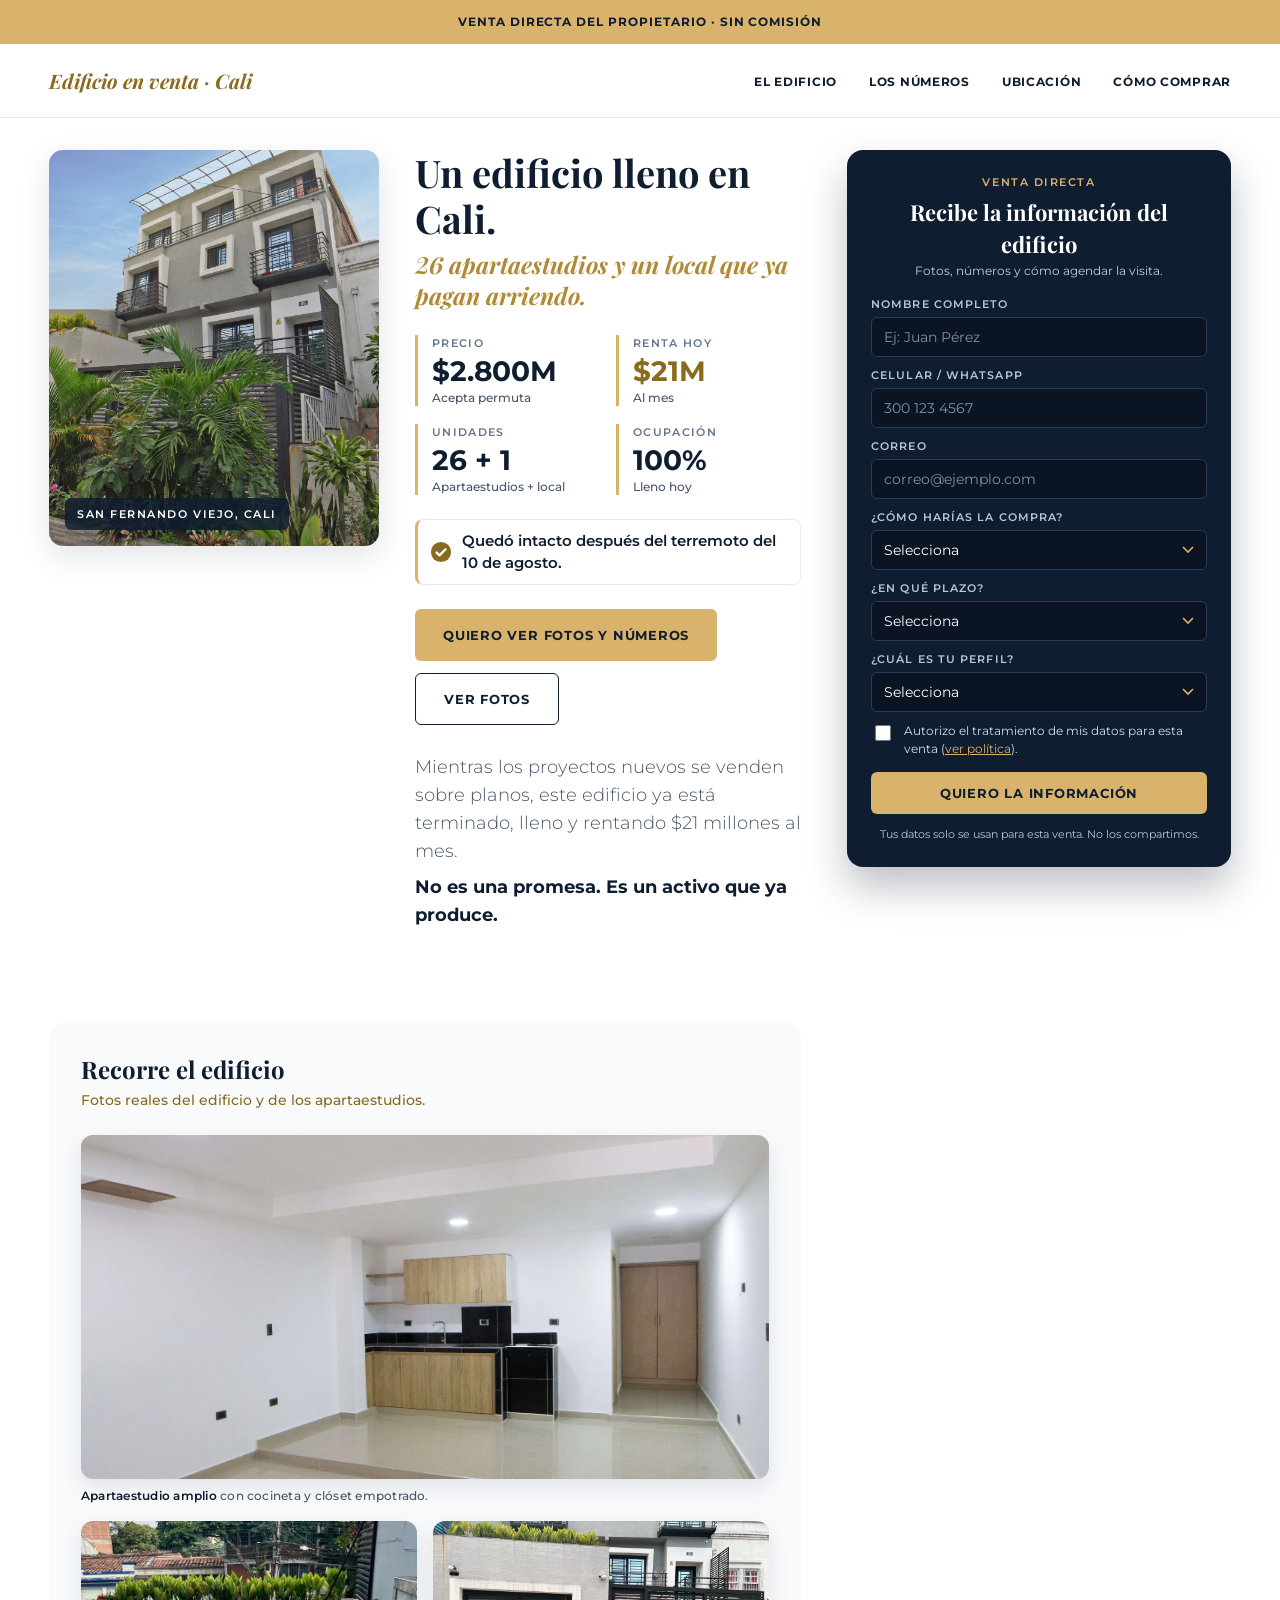
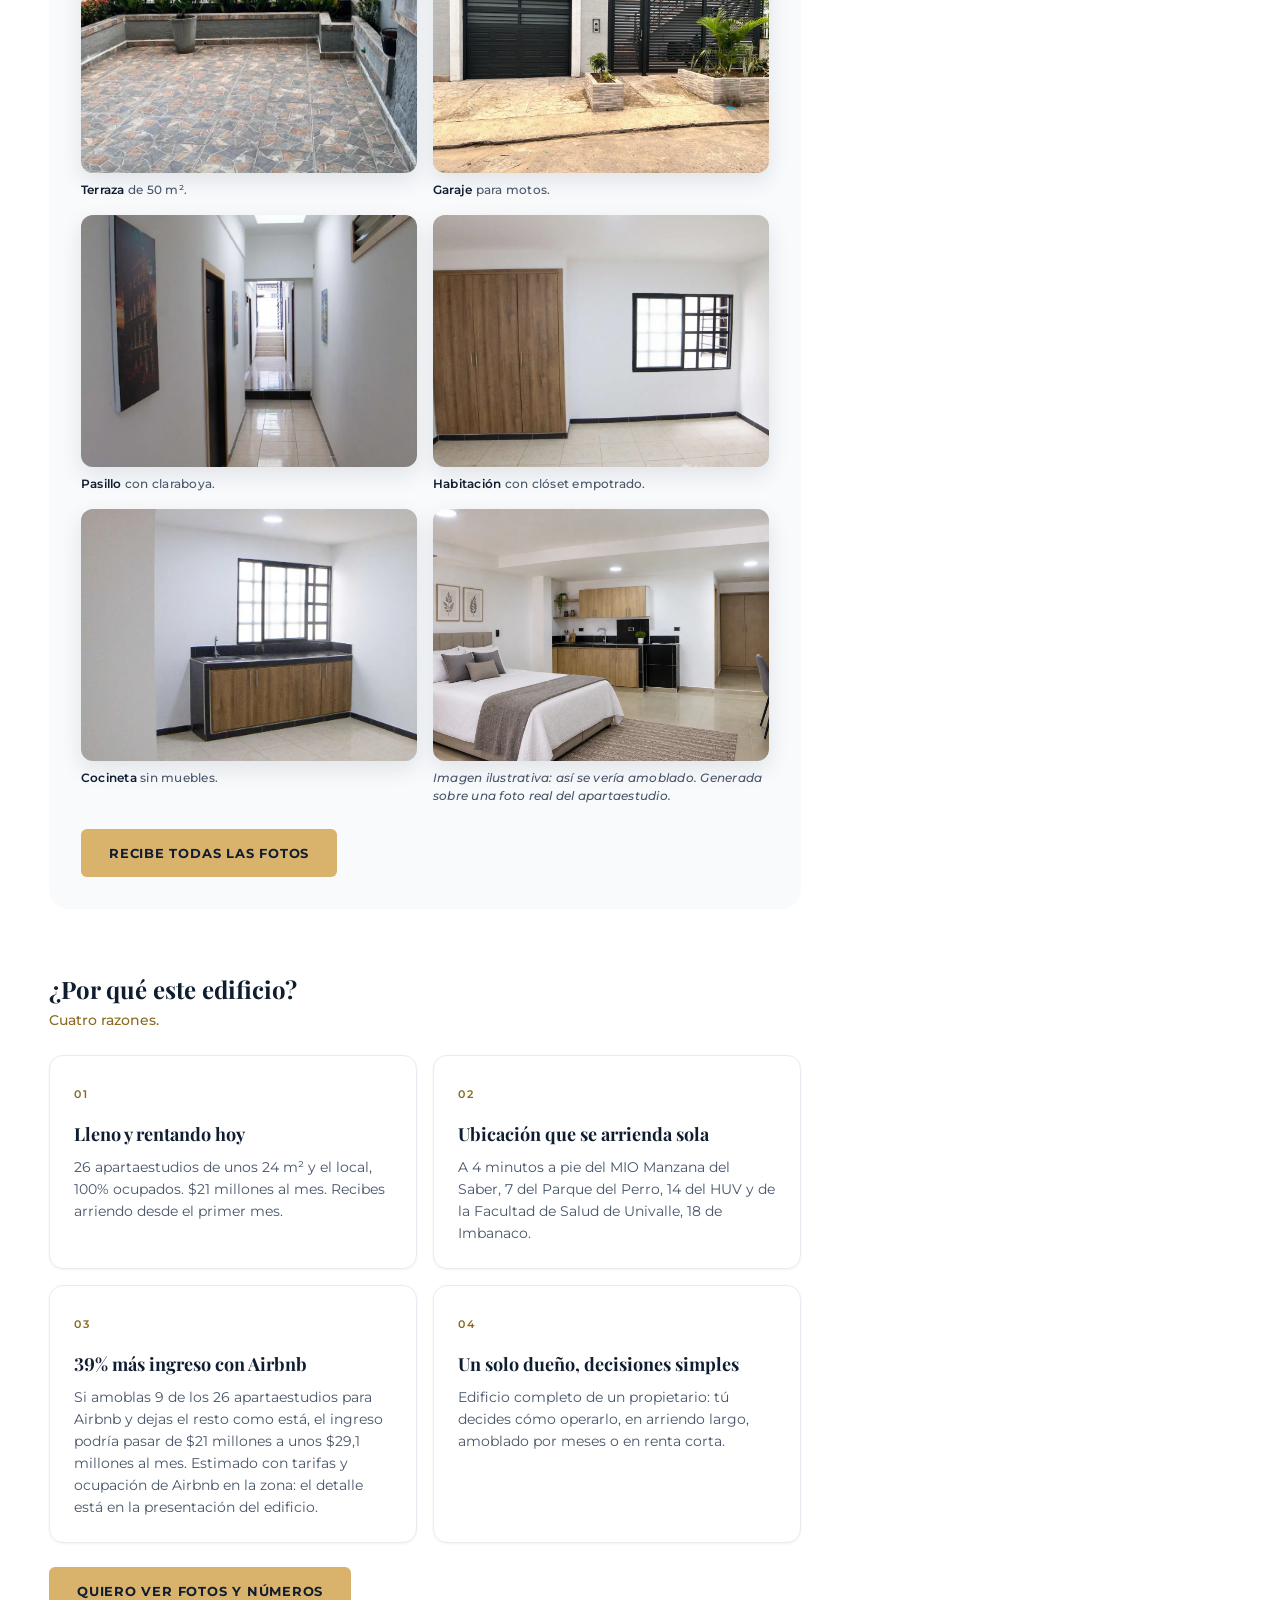
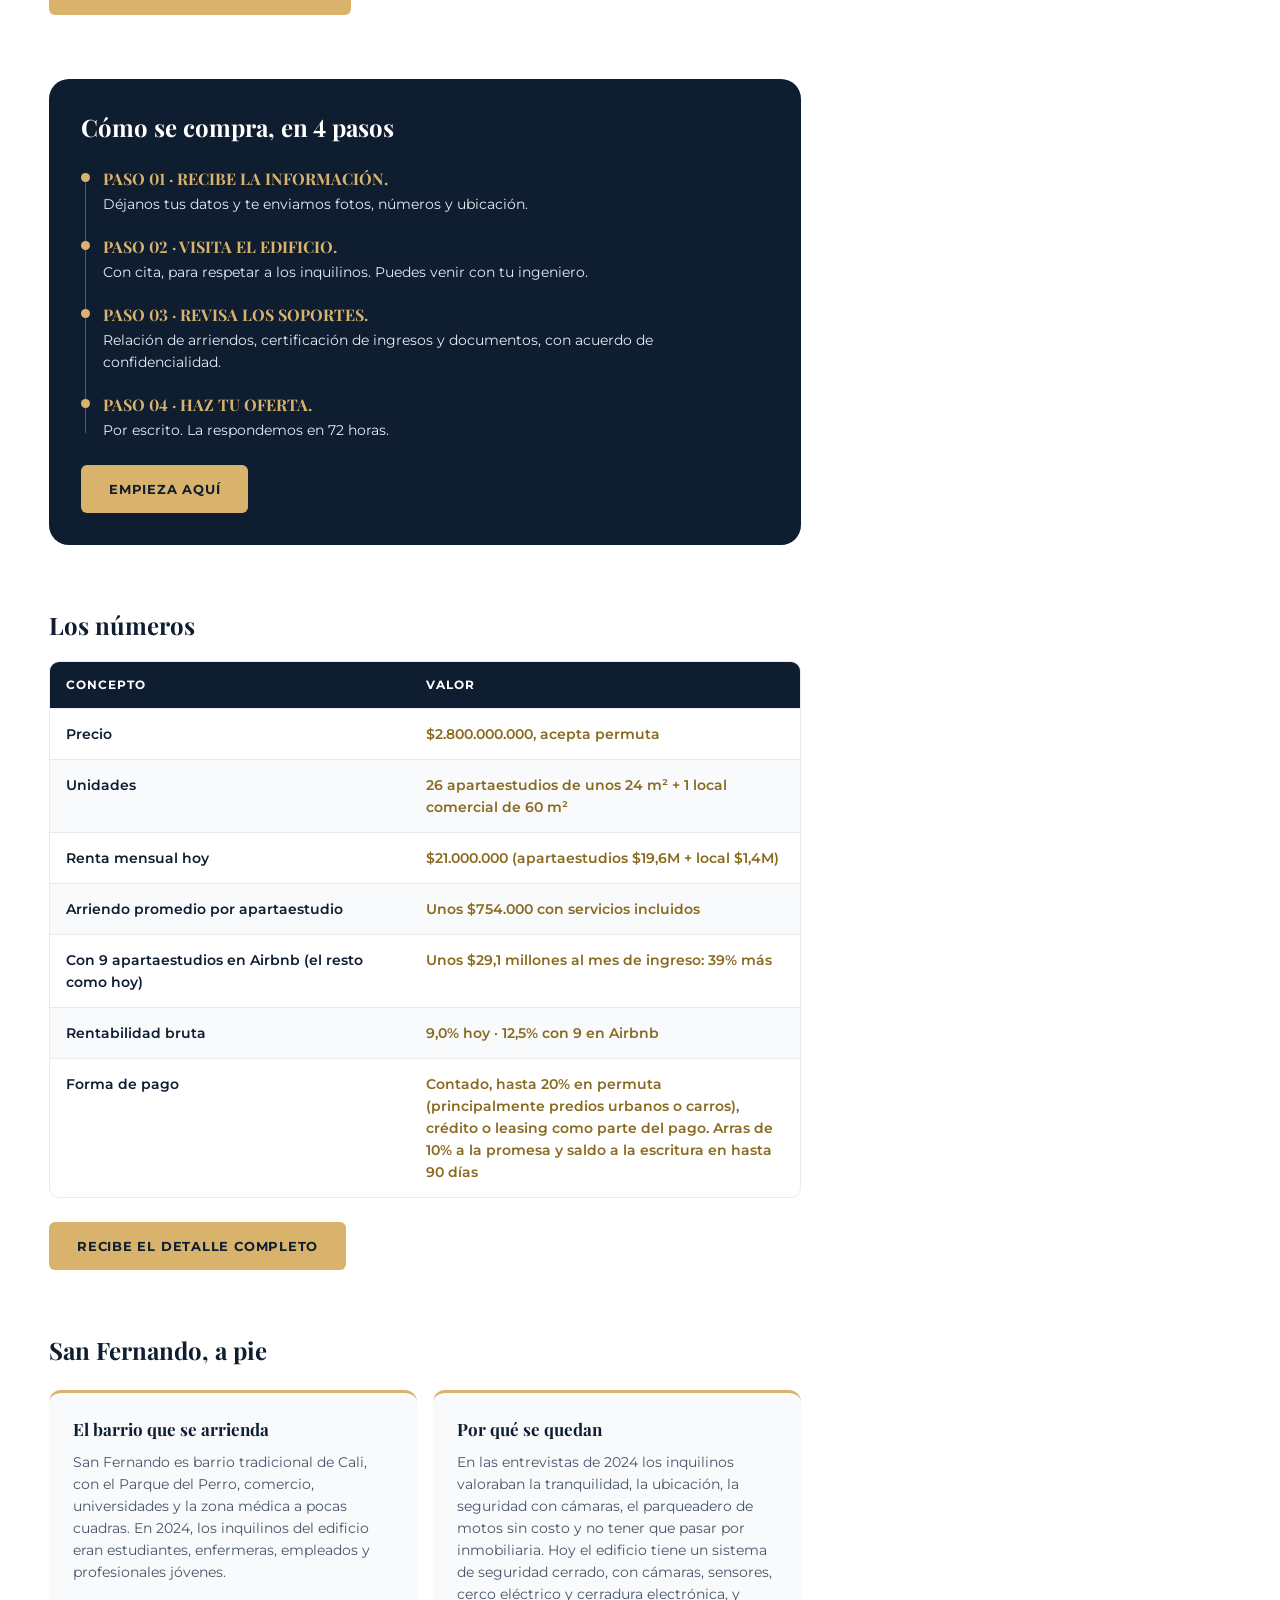
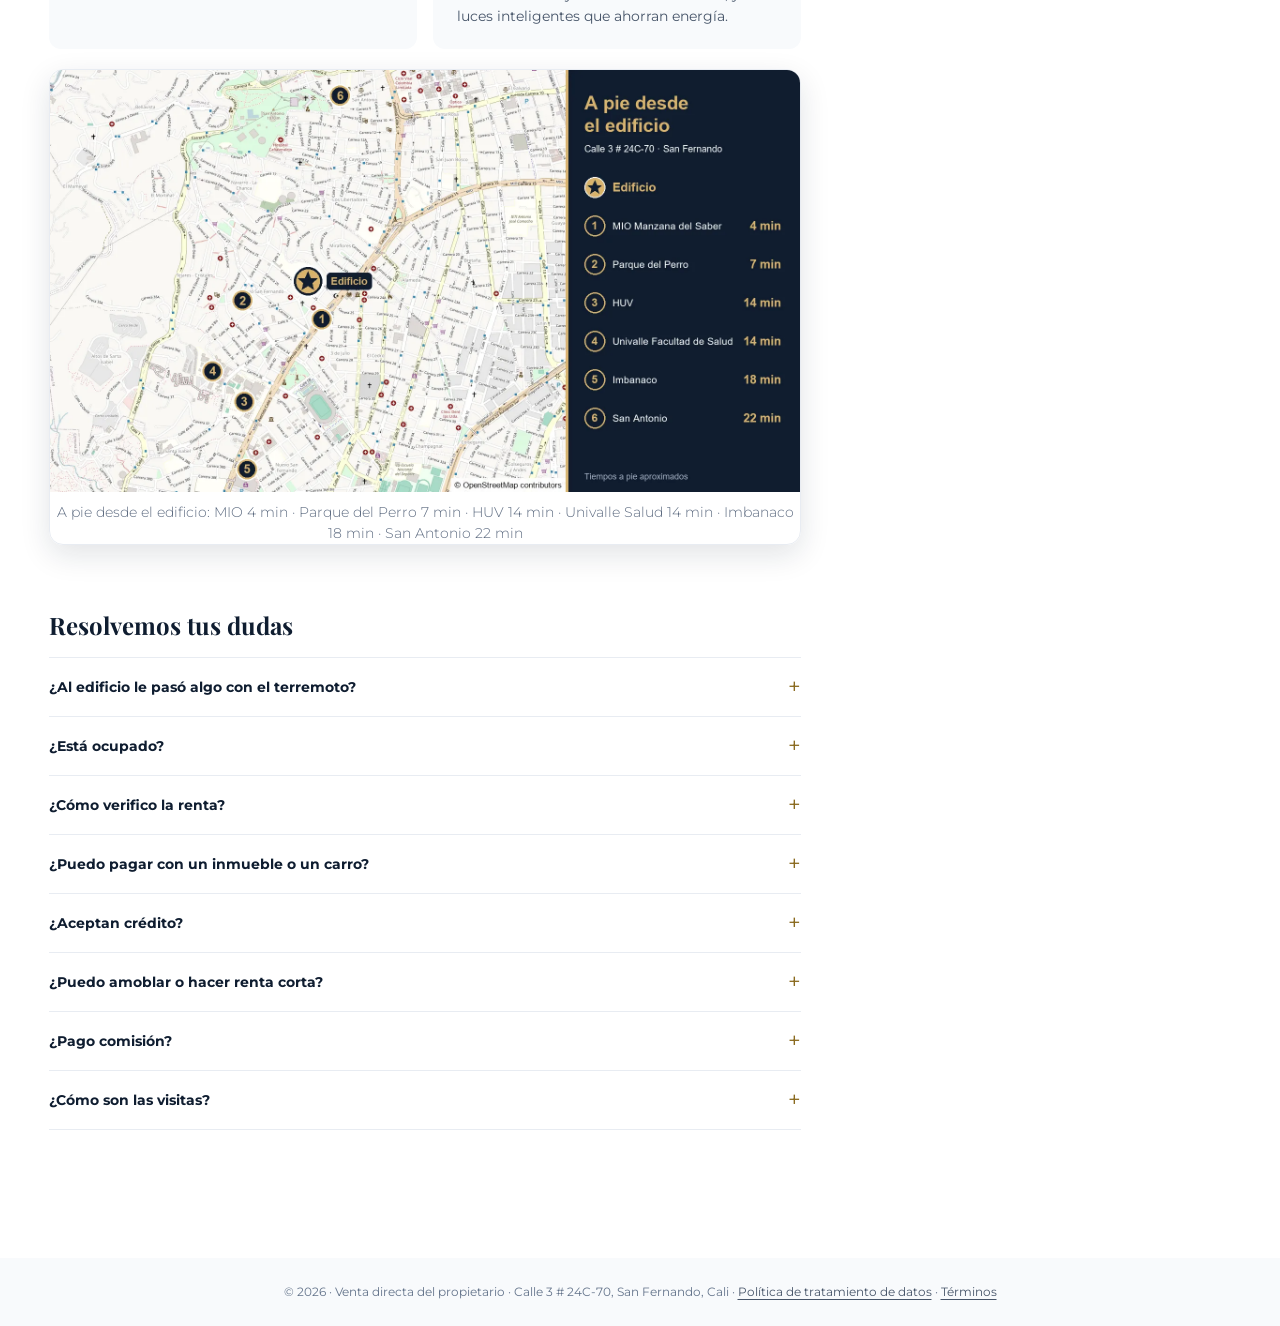
<file: index.html>
<!doctype html>
<html lang="es-CO">
<head>
<meta charset="utf-8">
<meta name="viewport" content="width=device-width, initial-scale=1">
<meta property="og:type" content="website">
<meta property="og:locale" content="es_CO">
<meta property="og:url" content="https://wsinversiones.com/">
<meta property="og:title" content="Edificio lleno en San Fernando, Cali · Venta directa">
<meta property="og:description" content="26 apartaestudios + 1 local, 100% ocupado, $21 millones de renta al mes. Precio $2.800 millones, acepta permuta. Venta directa del propietario.">
<meta property="og:image" content="https://wsinversiones.com/assets/og-fachada.jpg">
<meta property="og:image:width" content="1200">
<meta property="og:image:height" content="630">
<meta name="twitter:card" content="summary_large_image">
<title>Edificio lleno en San Fernando, Cali · Venta directa</title>
<meta name="description" content="26 apartaestudios + 1 local comercial, 100% ocupado, $21 millones de renta al mes. Venta directa del propietario en San Fernando, Cali.">
<meta name="robots" content="noindex">
<link rel="preconnect" href="https://fonts.googleapis.com">
<link rel="preconnect" href="https://fonts.gstatic.com" crossorigin>
<link href="https://fonts.googleapis.com/css2?family=Montserrat:wght@300;400;500;600;700&family=Playfair+Display:ital,wght@0,700;1,700&display=swap" rel="stylesheet">
<link rel="stylesheet" href="assets/styles.css">
<link rel="icon" href="data:image/svg+xml,%3Csvg xmlns='http://www.w3.org/2000/svg' viewBox='0 0 32 32'%3E%3Crect width='32' height='32' rx='6' fill='%230f1d30'/%3E%3Cpath d='M8 24V12l8-6 8 6v12z' fill='none' stroke='%23d9b36c' stroke-width='2'/%3E%3C/svg%3E">
<!-- Meta Pixel · dataset "Edificio San Fernando · Landing" (finan.taxi) -->
<script>
!function(f,b,e,v,n,t,s){if(f.fbq)return;n=f.fbq=function(){n.callMethod?n.callMethod.apply(n,arguments):n.queue.push(arguments)};if(!f._fbq)f._fbq=n;n.push=n;n.loaded=!0;n.version='2.0';n.queue=[];t=b.createElement(e);t.async=!0;t.src=v;s=b.getElementsByTagName(e)[0];s.parentNode.insertBefore(t,s)}(window,document,'script','https://connect.facebook.net/en_US/fbevents.js');
fbq('init','2694679924367626');fbq('track','PageView');
</script>
<noscript><img height="1" width="1" style="display:none" alt="" src="https://www.facebook.com/tr?id=2694679924367626&amp;ev=PageView&amp;noscript=1"></noscript>
</head>
<body>

<div class="topbar">Venta directa del propietario · Sin comisión</div>

<header class="nav">
  <div class="in">
    <a class="brand" href="#top">Edificio en venta · Cali</a>
    <button class="burger" type="button" aria-label="Abrir menú" aria-expanded="false" aria-controls="menu">
      <svg width="24" height="24" viewBox="0 0 24 24" fill="none" stroke="currentColor" stroke-width="2" stroke-linecap="round"><path d="M4 7h16M4 12h16M4 17h16"/></svg>
    </button>
    <ul id="menu">
      <li><a class="l" href="#edificio">El edificio</a></li>
      <li><a class="l" href="#numeros">Los números</a></li>
      <li><a class="l" href="#ubicacion">Ubicación</a></li>
      <li><a class="l" href="#como">Cómo comprar</a></li>
    </ul>
  </div>
</header>

<div class="wrap" id="top">
  <main class="main">

    <!-- Pantalla final directa (?f=c, ?f=r, ?f=e) -->
    <div class="pant-top" id="pantalla-top" hidden></div>

    <!-- Hero -->
    <section class="hero" id="hero">
      <figure class="hero-foto">
        <img src="assets/fachada.webp" width="1100" height="1536" alt="Fachada del edificio en San Fernando Viejo, Cali" fetchpriority="high" decoding="async">
        <figcaption class="hero-tag">San Fernando Viejo, Cali</figcaption>
      </figure>
      <h1>Un edificio lleno en Cali.<em>26 apartaestudios y un local que ya pagan arriendo.</em></h1>
      <dl class="kpis">
        <div><dt>Precio</dt><dd>$2.800M</dd><p>Acepta permuta</p></div>
        <div><dt>Renta hoy</dt><dd class="hi">$21M</dd><p>Al mes</p></div>
        <div><dt>Unidades</dt><dd>26 + 1</dd><p>Apartaestudios + local</p></div>
        <div><dt>Ocupación</dt><dd>100%</dd><p>Lleno hoy</p></div>
      </dl>
      <p class="sello"><svg viewBox="0 0 24 24" width="22" height="22" aria-hidden="true"><circle cx="12" cy="12" r="11" fill="currentColor"/><path d="M7 12.4l3.3 3.3L17 9" fill="none" stroke="#fff" stroke-width="2.4" stroke-linecap="round" stroke-linejoin="round"/></svg><span>Quedó intacto después del terremoto del 10 de agosto.</span></p>
      <div class="ctas">
        <a class="btn cta" href="#formulario" id="cta-hero">Quiero ver fotos y números</a>
        <a class="btn ghost" href="#edificio">Ver fotos</a>
      </div>
      <p class="lead">Mientras los proyectos nuevos se venden sobre planos, este edificio ya está terminado, lleno y rentando $21 millones al mes.</p>
      <p class="lead-strong">No es una promesa. Es un activo que ya produce.</p>
    </section>

    <!-- Galería -->
    <section id="edificio">
      <div class="card-soft">
        <h2>Recorre el edificio</h2>
        <p class="sub">Fotos reales del edificio y de los apartaestudios.</p>
        <div class="galeria">
          <figure class="wide">
            <div class="ph"><img src="assets/interior-amplio.webp" width="1600" height="917" loading="lazy" decoding="async" alt="Apartaestudio amplio con cocineta y clóset, vacío"></div>
            <figcaption><b>Apartaestudio amplio</b> con cocineta y clóset empotrado.</figcaption>
          </figure>
          <figure>
            <div class="ph"><img src="assets/terraza.webp" width="768" height="1024" loading="lazy" decoding="async" alt="Terraza del edificio con piso de piedra y jardineras"></div>
            <figcaption><b>Terraza</b> de 50 m².</figcaption>
          </figure>
          <figure>
            <div class="ph"><img src="assets/garaje.webp" width="1024" height="768" loading="lazy" decoding="async" alt="Garaje del edificio con portón negro"></div>
            <figcaption><b>Garaje</b> para motos.</figcaption>
          </figure>
          <figure>
            <div class="ph"><img src="assets/pasillo.webp" width="900" height="1370" loading="lazy" decoding="async" alt="Pasillo con claraboya y piso de porcelanato"></div>
            <figcaption><b>Pasillo</b> con claraboya.</figcaption>
          </figure>
          <figure>
            <div class="ph"><img src="assets/habitacion-closet.webp" width="1200" height="800" loading="lazy" decoding="async" alt="Habitación con clóset empotrado y ventana"></div>
            <figcaption><b>Habitación</b> con clóset empotrado.</figcaption>
          </figure>
          <figure>
            <div class="ph"><img src="assets/cocineta.webp" width="900" height="1135" loading="lazy" decoding="async" alt="Cocineta sin muebles con mesón negro y ventana"></div>
            <figcaption><b>Cocineta</b> sin muebles.</figcaption>
          </figure>
          <figure>
            <div class="ph"><img src="assets/render-amoblado.webp" width="1600" height="916" loading="lazy" decoding="async" alt="Imagen ilustrativa de un apartaestudio amoblado"></div>
            <figcaption class="rotulo">Imagen ilustrativa: así se vería amoblado. Generada sobre una foto real del apartaestudio.</figcaption>
          </figure>
        </div>
        <a class="btn cta-sec" href="#formulario">Recibe todas las fotos</a>
      </div>
    </section>

    <!-- Cuatro pilares -->
    <section class="pilares" id="razones">
      <h2>¿Por qué este edificio?</h2>
      <p class="sub">Cuatro razones.</p>
      <div class="grid4">
        <article class="pcard">
          <span class="eyebrow">01</span>
          <h3>Lleno y rentando hoy</h3>
          <p>26 apartaestudios de unos 24 m² y el local, 100% ocupados. $21 millones al mes. Recibes arriendo desde el primer mes.</p>
        </article>
        <article class="pcard">
          <span class="eyebrow">02</span>
          <h3>Ubicación que se arrienda sola</h3>
          <p>A 4 minutos a pie del MIO Manzana del Saber, 7 del Parque del Perro, 14 del HUV y de la Facultad de Salud de Univalle, 18 de Imbanaco.</p>
        </article>
        <article class="pcard">
          <span class="eyebrow">03</span>
          <h3>39% más ingreso con Airbnb</h3>
          <p>Si amoblas 9 de los 26 apartaestudios para Airbnb y dejas el resto como está, el ingreso podría pasar de $21 millones a unos $29,1 millones al mes. Estimado con tarifas y ocupación de Airbnb en la zona: el detalle está en la presentación del edificio.</p>
        </article>
        <article class="pcard">
          <span class="eyebrow">04</span>
          <h3>Un solo dueño, decisiones simples</h3>
          <p>Edificio completo de un propietario: tú decides cómo operarlo, en arriendo largo, amoblado por meses o en renta corta.</p>
        </article>
      </div>
      <a class="btn cta-sec" href="#formulario">Quiero ver fotos y números</a>
    </section>

    <!-- Cómo se compra -->
    <section class="pasos" id="como">
      <h2>Cómo se compra, en 4 pasos</h2>
      <ol class="tl">
        <li><h3>Paso 01 · Recibe la información.</h3><p>Déjanos tus datos y te enviamos fotos, números y ubicación.</p></li>
        <li><h3>Paso 02 · Visita el edificio.</h3><p>Con cita, para respetar a los inquilinos. Puedes venir con tu ingeniero.</p></li>
        <li><h3>Paso 03 · Revisa los soportes.</h3><p>Relación de arriendos, certificación de ingresos y documentos, con acuerdo de confidencialidad.</p></li>
        <li><h3>Paso 04 · Haz tu oferta.</h3><p>Por escrito. La respondemos en 72 horas.</p></li>
      </ol>
      <a class="btn cta-sec" href="#formulario">Empieza aquí</a>
    </section>

    <!-- Los números -->
    <section id="numeros">
      <h2>Los números</h2>
      <table class="tabla">
        <thead><tr><th scope="col">Concepto</th><th scope="col">Valor</th></tr></thead>
        <tbody>
          <tr><td>Precio</td><td>$2.800.000.000, acepta permuta</td></tr>
          <tr><td>Unidades</td><td>26 apartaestudios de unos 24 m² + 1 local comercial de 60 m²</td></tr>
          <tr><td>Renta mensual hoy</td><td>$21.000.000 (apartaestudios $19,6M + local $1,4M)</td></tr>
          <tr><td>Arriendo promedio por apartaestudio</td><td>Unos $754.000 con servicios incluidos</td></tr>
          <tr><td>Con 9 apartaestudios en Airbnb (el resto como hoy)</td><td>Unos $29,1 millones al mes de ingreso: 39% más</td></tr>
          <tr><td>Rentabilidad bruta</td><td>9,0% hoy · 12,5% con 9 en Airbnb</td></tr>
          <tr><td>Forma de pago</td><td>Contado, hasta 20% en permuta (principalmente predios urbanos o carros), crédito o leasing como parte del pago. Arras de 10% a la promesa y saldo a la escritura en hasta 90 días</td></tr>
        </tbody>
      </table>
      <a class="btn cta-sec" href="#formulario">Recibe el detalle completo</a>
    </section>

    <!-- San Fernando, a pie -->
    <section id="ubicacion">
      <h2>San Fernando, a pie</h2>
      <div class="dos">
        <article class="ncard">
          <h3>El barrio que se arrienda</h3>
          <p>San Fernando es barrio tradicional de Cali, con el Parque del Perro, comercio, universidades y la zona médica a pocas cuadras. En 2024, los inquilinos del edificio eran estudiantes, enfermeras, empleados y profesionales jóvenes.</p>
        </article>
        <article class="ncard">
          <h3>Por qué se quedan</h3>
          <p>En las entrevistas de 2024 los inquilinos valoraban la tranquilidad, la ubicación, la seguridad con cámaras, el parqueadero de motos sin costo y no tener que pasar por inmobiliaria. Hoy el edificio tiene un sistema de seguridad cerrado, con cámaras, sensores, cerco eléctrico y cerradura electrónica, y luces inteligentes que ahorran energía.</p>
        </article>
      </div>
      <figure class="mapa">
        <picture>
          <source media="(max-width:980px)" srcset="assets/mapa-1080.webp" width="1080" height="1350">
          <img src="assets/mapa-1600.webp" width="1600" height="900" loading="lazy" decoding="async" alt="Mapa de tiempos a pie desde el edificio: MIO 4 min, Parque del Perro 7, HUV 14, Univalle Facultad de Salud 14, Imbanaco 18, San Antonio 22">
        </picture>
        <figcaption class="mapa-ley">A pie desde el edificio: MIO 4 min · Parque del Perro 7 min · HUV 14 min · Univalle Salud 14 min · Imbanaco 18 min · San Antonio 22 min</figcaption>
      </figure>
    </section>

    <!-- FAQ -->
    <section id="faq">
      <h2>Resolvemos tus dudas</h2>
      <div class="faq">
        <details><summary>¿Al edificio le pasó algo con el terremoto?</summary><p>No. Quedó intacto después del terremoto del 10 de agosto y sigue arrendado completo. No se vende por eso. Si quieres comprobarlo, ven a la visita con tu ingeniero.</p></details>
        <details><summary>¿Está ocupado?</summary><p>Sí. Los 26 apartaestudios y el local están arrendados. Se vende con sus inquilinos y sus contratos.</p></details>
        <details><summary>¿Cómo verifico la renta?</summary><p>A los compradores calificados les entregamos la relación de arriendos, la certificación de ingresos del contador y una carta firmada por cada inquilino con su canon. Entre la promesa y la escritura puedes verificar todo.</p></details>
        <details><summary>¿Puedo pagar con un inmueble o un carro?</summary><p>Sí, hasta el 20% del precio en permuta, principalmente con predios urbanos o carros, y con avalúo independiente.</p></details>
        <details><summary>¿Aceptan crédito?</summary><p>Sí, como parte del pago, junto con contado o permuta.</p></details>
        <details><summary>¿Puedo amoblar o hacer renta corta?</summary><p>Sí. El edificio es de un solo propietario, así que tú decides cómo operarlo. Con 9 apartaestudios en Airbnb el ingreso podría subir unos 39% (el detalle está en la presentación del edificio). La renta de menos de 30 días exige Registro Nacional de Turismo y depende del uso del suelo del predio: te entregamos el certificado.</p></details>
        <details><summary>¿Pago comisión?</summary><p>No. Es venta directa del propietario. Si llegas con una inmobiliaria, ella se entiende con el propietario.</p></details>
        <details><summary>¿Cómo son las visitas?</summary><p>Con cita, para respetar a los inquilinos. Déjanos tus datos y te escribimos para agendarla.</p></details>
      </div>
    </section>

  </main>

  <!-- Formulario: sticky a la derecha en escritorio, al final en celular -->
  <aside class="aside" id="formulario">
    <div class="fcard" id="fcard">
      <div id="fbody">
        <span class="eyebrow">Venta directa</span>
        <h2>Recibe la información del edificio</h2>
        <p class="fsub">Fotos, números y cómo agendar la visita.</p>
        <form class="f" id="form" novalidate>
          <div class="ferr" id="ferr" role="alert" hidden></div>
          <div class="fld"><label class="l" for="f-nombre">Nombre completo</label>
            <input type="text" id="f-nombre" name="nombre" autocomplete="name" placeholder="Ej: Juan Pérez" minlength="5" required></div>
          <div class="fld"><label class="l" for="f-celular">Celular / WhatsApp</label>
            <input type="tel" id="f-celular" name="celular" autocomplete="tel" inputmode="tel" placeholder="300 123 4567"
              pattern="(\+?57[ \-]?)?3[0-9]{2}[ \-]?[0-9]{3}[ \-]?[0-9]{4}" title="Celular colombiano de 10 dígitos, por ejemplo 300 123 4567" required></div>
          <div class="fld"><label class="l" for="f-correo">Correo</label>
            <input type="email" id="f-correo" name="correo" autocomplete="email" inputmode="email" placeholder="correo@ejemplo.com"
              pattern="[^\s@]+@[^\s@]+\.[^\s@]{2,}" title="Escribe un correo válido, por ejemplo nombre@correo.com" required></div>
          <div class="fld"><label class="l" for="f-compra">¿Cómo harías la compra?</label>
            <select id="f-compra" name="compra" required>
              <option value="" selected disabled>Selecciona</option>
              <option>De contado</option>
              <option>Contado más un inmueble en permuta</option>
              <option>Con crédito o leasing ya aprobado</option>
              <option>Todavía estoy explorando</option>
            </select></div>
          <div class="fld"><label class="l" for="f-plazo">¿En qué plazo?</label>
            <select id="f-plazo" name="plazo" required>
              <option value="" selected disabled>Selecciona</option>
              <option>En los próximos 3 meses</option>
              <option>Entre 3 y 6 meses</option>
              <option>Más adelante</option>
            </select></div>
          <div class="fld"><label class="l" for="f-perfil">¿Cuál es tu perfil?</label>
            <select id="f-perfil" name="perfil" required>
              <option value="" selected disabled>Selecciona</option>
              <option>Inversionista que compra para rentar</option>
              <option>Opero renta corta, coliving o amoblados</option>
              <option>Inmobiliaria o asesor</option>
              <option>Otro</option>
            </select></div>
          <input type="hidden" id="f-origen" name="origen" value="">
          <div class="chk">
            <input type="checkbox" id="f-autorizacion" name="autorizacion" required>
            <label for="f-autorizacion">Autorizo el tratamiento de mis datos para esta venta (<a href="politica-datos.html" target="_blank" rel="noopener">ver política</a>).</label>
          </div>
          <button class="btn" type="submit" id="fbtn">Quiero la información</button>
        </form>
        <p class="fine">Tus datos solo se usan para esta venta. No los compartimos.</p>
      </div>
      <div id="fpant" hidden></div>
    </div>
  </aside>
</div>

<div class="barra-cta" id="barra-cta" hidden>
  <div class="bc-t"><b>$2.800M</b><span>Edificio lleno · San Fernando</span></div>
  <a class="btn" href="#formulario">Pide la información</a>
</div>

<footer class="foot">
  <p style="margin:0">© 2026 · Venta directa del propietario · Calle 3 # 24C-70, San Fernando, Cali · <a href="politica-datos.html">Política de tratamiento de datos</a> · <a href="terminos.html">Términos</a></p>
</footer>

<script src="config.js"></script>
<script src="assets/app.js"></script>
</body>
</html>
</file>
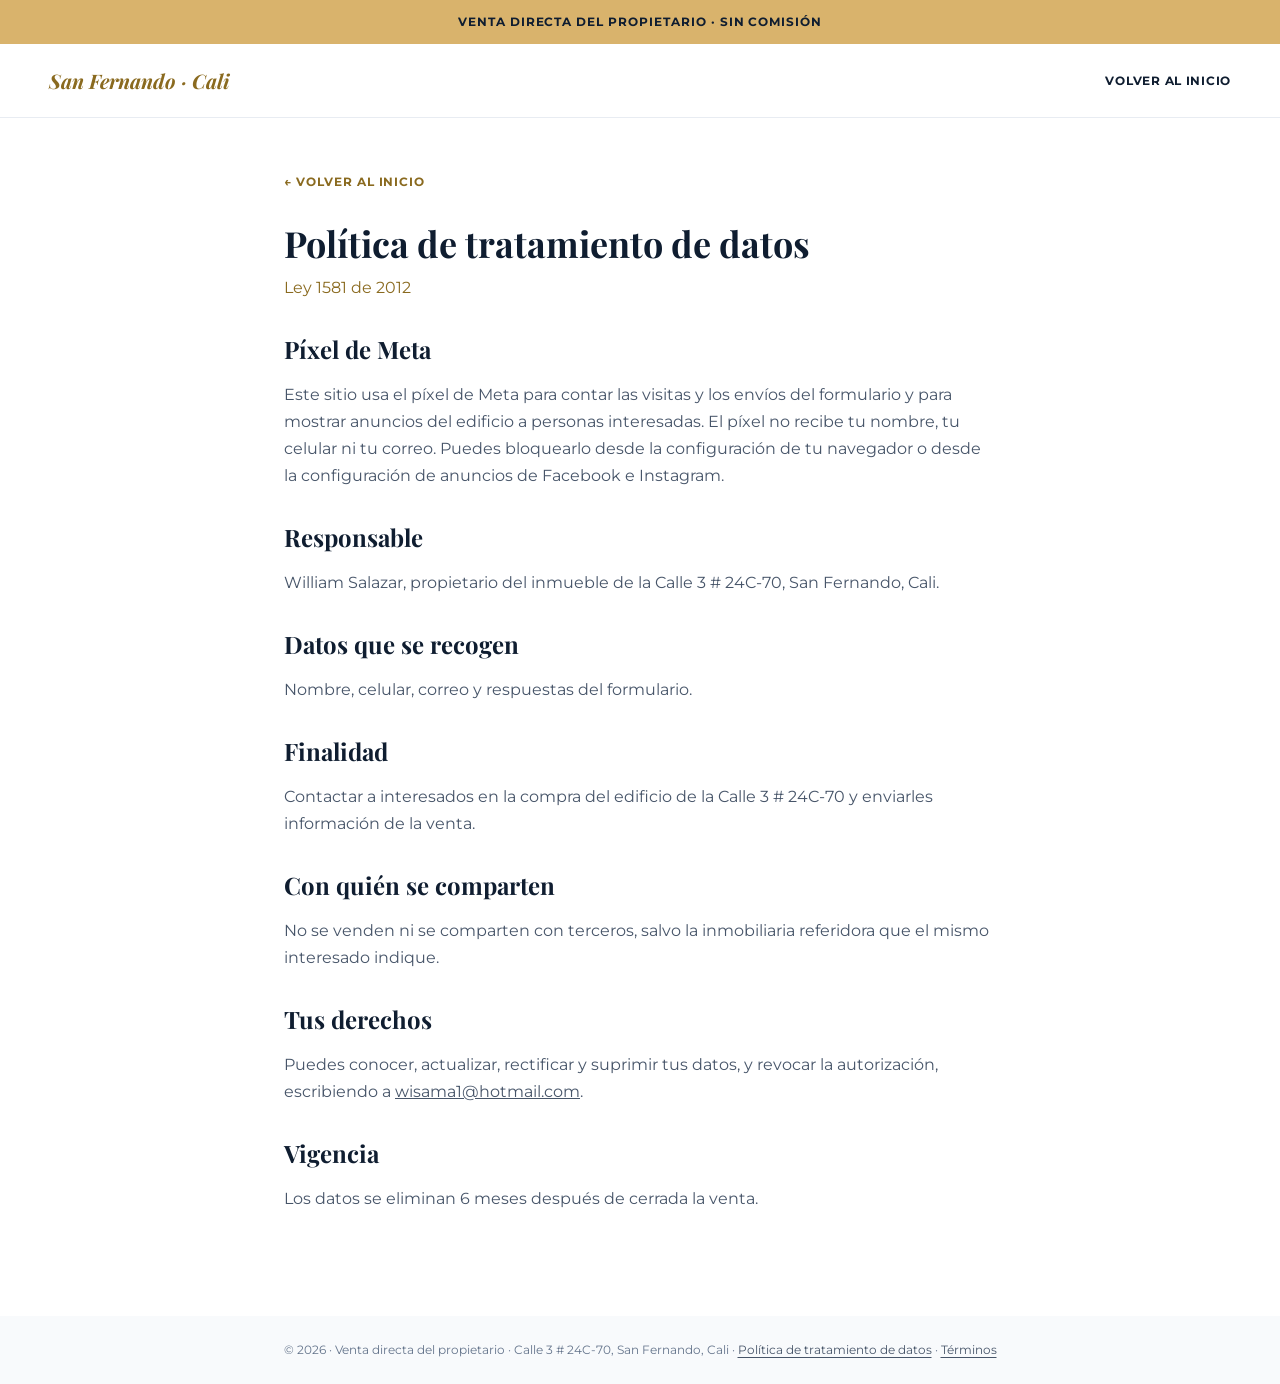
<file: politica-datos.html>
<!doctype html>
<html lang="es-CO">
<head>
<meta charset="utf-8">
<meta name="viewport" content="width=device-width, initial-scale=1">
<title>Política de tratamiento de datos · Venta directa, San Fernando</title>
<meta name="robots" content="noindex">
<link rel="preconnect" href="https://fonts.googleapis.com">
<link rel="preconnect" href="https://fonts.gstatic.com" crossorigin>
<link href="https://fonts.googleapis.com/css2?family=Montserrat:wght@300;400;500;600;700&family=Playfair+Display:ital,wght@0,700;1,700&display=swap" rel="stylesheet">
<link rel="stylesheet" href="assets/styles.css">
<!-- Meta Pixel · dataset "Edificio San Fernando · Landing" (finan.taxi) -->
<script>
!function(f,b,e,v,n,t,s){if(f.fbq)return;n=f.fbq=function(){n.callMethod?n.callMethod.apply(n,arguments):n.queue.push(arguments)};if(!f._fbq)f._fbq=n;n.push=n;n.loaded=!0;n.version='2.0';n.queue=[];t=b.createElement(e);t.async=!0;t.src=v;s=b.getElementsByTagName(e)[0];s.parentNode.insertBefore(t,s)}(window,document,'script','https://connect.facebook.net/en_US/fbevents.js');
fbq('init','2694679924367626');fbq('track','PageView');
</script>
<noscript><img height="1" width="1" style="display:none" alt="" src="https://www.facebook.com/tr?id=2694679924367626&amp;ev=PageView&amp;noscript=1"></noscript>
</head>
<body>
<div class="topbar">Venta directa del propietario · Sin comisión</div>
<header class="nav"><div class="in"><a class="brand" href="index.html">San Fernando · Cali</a><a class="l" href="index.html" style="font-size:12px;font-weight:700;letter-spacing:.06em;text-transform:uppercase;text-decoration:none;color:#0f1d30">Volver al inicio</a></div></header>
<main class="legal">
<a class="back" href="index.html">&larr; Volver al inicio</a>
<h1>Política de tratamiento de datos</h1>
<p class="sub">Ley 1581 de 2012</p>
<h2>Píxel de Meta</h2>
<p>Este sitio usa el píxel de Meta para contar las visitas y los envíos del formulario y para mostrar anuncios del edificio a personas interesadas. El píxel no recibe tu nombre, tu celular ni tu correo. Puedes bloquearlo desde la configuración de tu navegador o desde la configuración de anuncios de Facebook e Instagram.</p>
<h2>Responsable</h2>
<p><span data-cfg="nombre_papa">William Salazar</span>, propietario del inmueble de la Calle 3 # 24C-70, San Fernando, Cali.</p>
<h2>Datos que se recogen</h2>
<p>Nombre, celular, correo y respuestas del formulario.</p>
<h2>Finalidad</h2>
<p>Contactar a interesados en la compra del edificio de la Calle 3 # 24C-70 y enviarles información de la venta.</p>
<h2>Con quién se comparten</h2>
<p>No se venden ni se comparten con terceros, salvo la inmobiliaria referidora que el mismo interesado indique.</p>
<h2>Tus derechos</h2>
<p>Puedes conocer, actualizar, rectificar y suprimir tus datos, y revocar la autorización, escribiendo a <span data-cfg="correo_venta"><a href="mailto:wisama1@hotmail.com">wisama1@hotmail.com</a></span>.</p>
<h2>Vigencia</h2>
<p>Los datos se eliminan 6 meses después de cerrada la venta.</p>
</main>
<footer class="foot"><p style="margin:0">© 2026 · Venta directa del propietario · Calle 3 # 24C-70, San Fernando, Cali · <a href="politica-datos.html">Política de tratamiento de datos</a> · <a href="terminos.html">Términos</a></p></footer>
<script src="config.js"></script>
<script>
(function(){var C=window.UPCFG||{};
 var m={nombre_papa:C.nombre_papa,correo_venta:C.correo_venta};
 document.querySelectorAll('[data-cfg]').forEach(function(n){var v=m[n.getAttribute('data-cfg')];
  if(v){ if(n.getAttribute('data-cfg')==='correo_venta'){var a=document.createElement('a');a.href='mailto:'+v;a.textContent=v;n.textContent='';n.appendChild(a);} else {n.textContent=v;} }});
})();
</script>
</body>
</html>
</file>
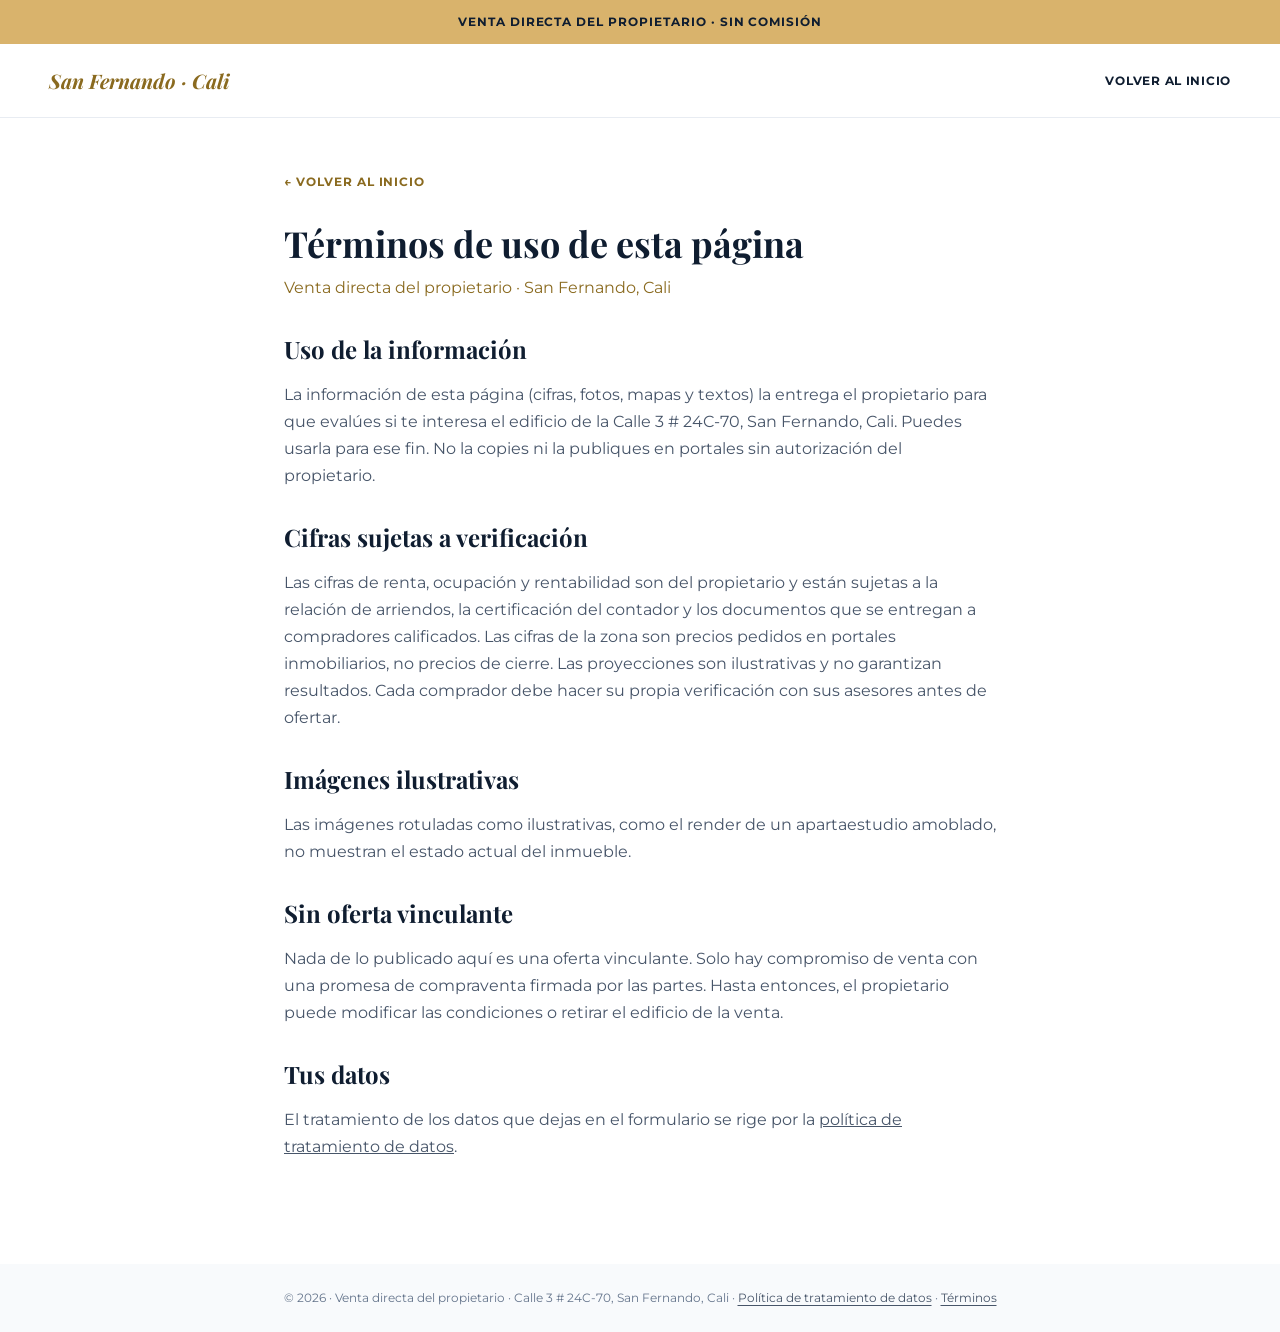
<file: terminos.html>
<!doctype html>
<html lang="es-CO">
<head>
<meta charset="utf-8">
<meta name="viewport" content="width=device-width, initial-scale=1">
<title>Términos · Venta directa, San Fernando</title>
<meta name="robots" content="noindex">
<link rel="preconnect" href="https://fonts.googleapis.com">
<link rel="preconnect" href="https://fonts.gstatic.com" crossorigin>
<link href="https://fonts.googleapis.com/css2?family=Montserrat:wght@300;400;500;600;700&family=Playfair+Display:ital,wght@0,700;1,700&display=swap" rel="stylesheet">
<link rel="stylesheet" href="assets/styles.css">
<!-- Meta Pixel · dataset "Edificio San Fernando · Landing" (finan.taxi) -->
<script>
!function(f,b,e,v,n,t,s){if(f.fbq)return;n=f.fbq=function(){n.callMethod?n.callMethod.apply(n,arguments):n.queue.push(arguments)};if(!f._fbq)f._fbq=n;n.push=n;n.loaded=!0;n.version='2.0';n.queue=[];t=b.createElement(e);t.async=!0;t.src=v;s=b.getElementsByTagName(e)[0];s.parentNode.insertBefore(t,s)}(window,document,'script','https://connect.facebook.net/en_US/fbevents.js');
fbq('init','2694679924367626');fbq('track','PageView');
</script>
<noscript><img height="1" width="1" style="display:none" alt="" src="https://www.facebook.com/tr?id=2694679924367626&amp;ev=PageView&amp;noscript=1"></noscript>
</head>
<body>
<div class="topbar">Venta directa del propietario · Sin comisión</div>
<header class="nav"><div class="in"><a class="brand" href="index.html">San Fernando · Cali</a><a class="l" href="index.html" style="font-size:12px;font-weight:700;letter-spacing:.06em;text-transform:uppercase;text-decoration:none;color:#0f1d30">Volver al inicio</a></div></header>
<main class="legal">
<a class="back" href="index.html">&larr; Volver al inicio</a>
<h1>Términos de uso de esta página</h1>
<p class="sub">Venta directa del propietario · San Fernando, Cali</p>
<h2>Uso de la información</h2>
<p>La información de esta página (cifras, fotos, mapas y textos) la entrega el propietario para que evalúes si te interesa el edificio de la Calle 3 # 24C-70, San Fernando, Cali. Puedes usarla para ese fin. No la copies ni la publiques en portales sin autorización del propietario.</p>
<h2>Cifras sujetas a verificación</h2>
<p>Las cifras de renta, ocupación y rentabilidad son del propietario y están sujetas a la relación de arriendos, la certificación del contador y los documentos que se entregan a compradores calificados. Las cifras de la zona son precios pedidos en portales inmobiliarios, no precios de cierre. Las proyecciones son ilustrativas y no garantizan resultados. Cada comprador debe hacer su propia verificación con sus asesores antes de ofertar.</p>
<h2>Imágenes ilustrativas</h2>
<p>Las imágenes rotuladas como ilustrativas, como el render de un apartaestudio amoblado, no muestran el estado actual del inmueble.</p>
<h2>Sin oferta vinculante</h2>
<p>Nada de lo publicado aquí es una oferta vinculante. Solo hay compromiso de venta con una promesa de compraventa firmada por las partes. Hasta entonces, el propietario puede modificar las condiciones o retirar el edificio de la venta.</p>
<h2>Tus datos</h2>
<p>El tratamiento de los datos que dejas en el formulario se rige por la <a href="politica-datos.html">política de tratamiento de datos</a>.</p>
</main>
<footer class="foot"><p style="margin:0">© 2026 · Venta directa del propietario · Calle 3 # 24C-70, San Fernando, Cali · <a href="politica-datos.html">Política de tratamiento de datos</a> · <a href="terminos.html">Términos</a></p></footer>
<script src="config.js"></script>
<script>
(function(){var C=window.UPCFG||{};
 var m={nombre_papa:C.nombre_papa,correo_venta:C.correo_venta};
 document.querySelectorAll('[data-cfg]').forEach(function(n){var v=m[n.getAttribute('data-cfg')];
  if(v){ if(n.getAttribute('data-cfg')==='correo_venta'){var a=document.createElement('a');a.href='mailto:'+v;a.textContent=v;n.textContent='';n.appendChild(a);} else {n.textContent=v;} }});
})();
</script>
</body>
</html>
</file>
<file: assets/styles.css>
/* Memo online · Edificio San Fernando. Sistema calcado de Caribe Dekko (medido), paleta de la portada aprobada. */
:root{
  --navy:#0f1d30;
  --navy-deep:#0a1422;
  --navy-line:#2a3b57;
  --gold:#d9b36c;
  --gold-ink:#8a6a1f;      /* dorado para texto pequeño sobre claro (contraste >= 4.5) */
  --gold-ink-lg:#b08a35;   /* dorado para titulares grandes sobre claro (contraste >= 3) */
  --ink:#0f1d30;
  --slate:#475569;
  --slate-soft:#64748b;
  --paper:#f8fafc;
  --line:#e8ecf2;
  --white:#fff;
  --r-card:14px;
  --r-btn:6px;
}
*{box-sizing:border-box}
html{scroll-behavior:smooth;-webkit-text-size-adjust:100%}
body{margin:0;font-family:'Montserrat',system-ui,-apple-system,'Segoe UI',Roboto,sans-serif;font-weight:300;font-size:18px;line-height:28px;color:var(--slate);background:var(--white);overflow-x:hidden}
img{max-width:100%;height:auto;display:block}
a{color:inherit}
h1,h2,h3{font-family:'Playfair Display',Georgia,serif;font-weight:700;color:var(--ink);margin:0;font-variant-numeric:lining-nums;font-feature-settings:"lnum" 1}
h1{font-size:48px;line-height:60px}
h2{font-size:24px;line-height:32px}
h3{font-size:18px;line-height:28px}
.num,.lnum{font-variant-numeric:lining-nums}
.sub{color:var(--gold-ink);font-size:14px;line-height:22px;font-weight:500;margin:4px 0 0}
.eyebrow{font-size:11px;letter-spacing:.14em;text-transform:uppercase;font-weight:600;color:var(--gold-ink)}

/* barra superior dorada (sticky) */
.topbar{position:sticky;top:0;z-index:50;background:var(--gold);color:var(--navy);text-align:center;font-weight:700;font-size:12px;line-height:18px;letter-spacing:.08em;text-transform:uppercase;padding:13px 16px;min-height:44px;display:flex;align-items:center;justify-content:center}

/* menú */
.nav{background:var(--white);border-bottom:1px solid var(--line);position:relative;z-index:40}
.nav .in{max-width:1230px;margin:0 auto;padding:0 24px;height:73px;display:flex;align-items:center;justify-content:space-between}
.nav .brand{font-family:'Playfair Display',serif;font-weight:700;font-style:italic;font-size:20px;color:var(--gold-ink);text-decoration:none;font-variant-numeric:lining-nums}
.nav ul{list-style:none;margin:0;padding:0;display:flex;gap:32px}
.nav a.l{font-size:12px;font-weight:700;letter-spacing:.06em;text-transform:uppercase;color:var(--ink);text-decoration:none;padding:8px 0}
.nav a.l:hover{color:var(--gold-ink)}
.burger{display:none;background:none;border:0;padding:10px;margin-right:-10px;cursor:pointer;color:var(--ink)}
.burger svg{display:block}

/* layout dos columnas */
.wrap{max-width:1230px;margin:0 auto;padding:32px 24px 0;display:grid;grid-template-columns:minmax(0,1fr) 384px;column-gap:46px;align-items:start}
.main{grid-column:1;grid-row:1;min-width:0}
.aside{grid-column:2;grid-row:1;position:sticky;top:64px;align-self:start}
section{scroll-margin-top:64px}
.main>section{margin-bottom:64px}

/* hero */
.mark{display:flex;align-items:center;gap:14px;margin:8px 0 28px}
.mark b{font-family:'Playfair Display',serif;font-style:italic;font-weight:700;font-size:38px;line-height:40px;color:var(--gold-ink-lg);font-variant-numeric:lining-nums}
.mark span{font-size:12px;letter-spacing:.2em;text-transform:uppercase;font-weight:600;color:var(--gold-ink);border-left:1px solid var(--gold);padding-left:14px;line-height:18px}
.hero h1 em{display:block;font-style:italic;color:var(--gold-ink-lg)}
.hero .lead{margin:24px 0 8px}
.hero .lead-strong{font-weight:700;color:var(--ink);margin:0 0 28px}
.cifra{background:var(--paper);border-left:4px solid var(--gold);border-radius:0 8px 8px 0;padding:24px 28px;margin:0 0 28px}
.cifra .k{font-size:12px;letter-spacing:.12em;text-transform:uppercase;font-weight:600;color:var(--slate-soft)}
.cifra .v{font-family:'Montserrat',sans-serif;font-weight:700;font-size:32px;line-height:44px;color:var(--ink);font-variant-numeric:lining-nums}
.cifra p{margin:4px 0 0;font-size:14px;line-height:22px;color:var(--slate);font-weight:400}
.hero p.cierre{margin:0 0 28px;font-size:16px;line-height:26px}
.hero-foto{margin:0;border-radius:var(--r-card);overflow:hidden;background:var(--paper);box-shadow:0 10px 30px rgba(15,29,48,.12)}
.hero-foto img{width:100%;aspect-ratio:3/2;object-fit:cover;object-position:50% 18%}

/* tarjeta gris (galería) */
.card-soft{background:var(--paper);border-radius:20px;padding:32px}
.card-soft h2{font-size:24px}
.galeria{display:grid;grid-template-columns:1fr 1fr;gap:16px;margin-top:24px}
.galeria figure{margin:0;display:flex;flex-direction:column;gap:8px}
.galeria .ph{border-radius:12px;overflow:hidden;background:#e2e8f0;box-shadow:0 8px 22px rgba(15,29,48,.10)}
.galeria img{width:100%;aspect-ratio:4/3;object-fit:cover}
.galeria .wide{grid-column:1/-1}
.galeria .wide img{aspect-ratio:16/8}
.galeria figcaption{font-size:12px;line-height:18px;font-weight:500;color:var(--slate);letter-spacing:.02em}
.galeria figcaption b{color:var(--ink);font-weight:600}
.galeria .rotulo{font-size:12px;line-height:18px;font-style:italic;color:var(--slate)}

/* pilares */
.pilares h2{text-transform:none}
.grid4{display:grid;grid-template-columns:1fr 1fr;gap:16px;margin-top:24px}
.pcard{background:var(--white);border:1px solid var(--line);border-radius:var(--r-card);padding:24px;box-shadow:0 1px 3px rgba(15,29,48,.05)}
.pcard .eyebrow{display:block;margin-bottom:12px}
.pcard h3{margin-bottom:8px}
.pcard p{margin:0;font-size:14px;line-height:22px;font-weight:400;color:var(--slate)}

/* pasos (bloque navy) */
.pasos{background:var(--navy);border-radius:20px;padding:32px;color:#fff}
.pasos h2{color:#fff}
.pasos .tl{list-style:none;margin:24px 0 0;padding:0 0 0 22px;position:relative}
.pasos .tl:before{content:"";position:absolute;left:4px;top:8px;bottom:8px;width:1px;background:rgba(217,179,108,.4)}
.pasos .tl li{position:relative;margin-bottom:20px}
.pasos .tl li:last-child{margin-bottom:0}
.pasos .tl li:before{content:"";position:absolute;left:-22px;top:6px;width:9px;height:9px;border-radius:50%;background:var(--gold)}
.pasos h3{color:var(--gold);text-transform:uppercase;font-size:16px;line-height:24px}
.pasos p{margin:2px 0 0;font-size:14px;line-height:22px;font-weight:400;color:#e6ecf5}

/* tabla */
.tabla{width:100%;border-collapse:separate;border-spacing:0;margin-top:20px;font-size:14px;line-height:22px;border-radius:10px;overflow:hidden;border:1px solid var(--line)}
.tabla th{background:var(--navy);color:#fff;text-align:left;font-size:12px;letter-spacing:.08em;text-transform:uppercase;font-weight:700;padding:12px 16px}
.tabla td{padding:14px 16px;font-weight:400;color:var(--slate);vertical-align:top;border-top:1px solid var(--line)}
.tabla tbody tr:nth-child(even) td{background:var(--paper)}
.tabla td:first-child{color:var(--ink);font-weight:600;width:48%}
.tabla td:last-child{color:var(--gold-ink);font-weight:600}
.nota{font-size:12px;line-height:19px;font-style:italic;color:var(--slate-soft);margin:12px 0 0}

/* narrativa 2 tarjetas */
.dos{display:grid;grid-template-columns:1fr 1fr;gap:16px;margin-top:24px}
.ncard{background:var(--paper);border-top:3px solid var(--gold);border-radius:12px;padding:22px 24px}
.ncard h3{font-size:17px;margin-bottom:8px}
.ncard p{margin:0;font-size:14px;line-height:22px;font-weight:400;color:var(--slate)}
.mapa{margin:20px 0 0;border-radius:var(--r-card);overflow:hidden;box-shadow:0 10px 30px rgba(15,29,48,.12);border:1px solid var(--line)}
.mapa img{width:100%}

/* FAQ */
.faq{margin-top:16px;border-top:1px solid var(--line)}
.faq details{border-bottom:1px solid var(--line)}
.faq summary{list-style:none;cursor:pointer;display:flex;justify-content:space-between;align-items:center;gap:16px;padding:18px 0;font-weight:700;font-size:14px;line-height:22px;color:var(--ink)}
.faq summary::-webkit-details-marker{display:none}
.faq summary:after{content:"+";color:var(--gold-ink);font-size:22px;line-height:22px;font-weight:400;flex:none}
.faq details[open] summary:after{content:"\2212"}
.faq details p{margin:0 0 18px;font-size:14px;line-height:23px;font-weight:400;color:var(--slate)}

/* formulario (tarjeta navy) */
.fcard{background:var(--navy);border-radius:16px;box-shadow:0 20px 40px rgba(15,29,48,.28);color:#fff;padding:24px;max-height:calc(100vh - 80px);overflow-y:auto;scrollbar-width:thin;scrollbar-color:#3a4d6b transparent}
.fcard .eyebrow{display:block;text-align:center;color:var(--gold);line-height:16px}
.fcard h2{color:#fff;text-align:center;margin:6px 0 2px;font-size:22px}
.fcard .fsub{text-align:center;font-size:12px;line-height:18px;color:#c3cfdf;margin:0 0 16px;font-weight:400}
.f label.l{display:block;line-height:16px;font-size:11px;letter-spacing:.1em;text-transform:uppercase;color:#b9c6d9;font-weight:600;margin:0 0 5px}
.f .fld{margin-bottom:10px}
.f input[type=text],.f input[type=tel],.f input[type=email],.f select{width:100%;background:var(--navy-deep);border:1px solid var(--navy-line);border-radius:var(--r-btn);color:#fff;font:400 14px/20px 'Montserrat',sans-serif;padding:9px 12px;height:40px;appearance:none;-webkit-appearance:none}
.f select{background-image:url("data:image/svg+xml;utf8,<svg xmlns='http://www.w3.org/2000/svg' width='12' height='8' viewBox='0 0 12 8'><path d='M1 1l5 5 5-5' fill='none' stroke='%23d9b36c' stroke-width='1.6'/></svg>");background-repeat:no-repeat;background-position:right 12px center;padding-right:34px}
.f select option{color:#0f1d30;background:#fff}
.f input::placeholder{color:#7f90a8}
.f input:focus,.f select:focus{outline:2px solid var(--gold);outline-offset:1px;border-color:var(--gold)}
.f input:user-invalid,.f select:user-invalid{border-color:#f0a3a3}
.f .chk{display:flex;gap:10px;align-items:flex-start;margin:4px 0 14px}
.f .chk input{margin-top:3px;width:16px;height:16px;accent-color:var(--gold);flex:none}
.f .chk label{font-size:12px;line-height:18px;color:#d5deea;font-weight:400}
.f .chk a{color:var(--gold)}
.btn{display:block;width:100%;background:var(--gold);color:var(--navy);border:0;border-radius:var(--r-btn);height:42px;font:700 13px/18px 'Montserrat',sans-serif;letter-spacing:.06em;text-transform:uppercase;cursor:pointer;text-align:center;text-decoration:none;padding:12px 16px}
.btn:hover{filter:brightness(1.05)}
.btn[disabled]{opacity:.6;cursor:progress}
.btn.line{background:transparent;color:var(--gold);border:1px solid var(--gold);margin-top:10px}
.fine{margin:12px 0 0;text-align:center;font-size:11px;line-height:17px;color:#b9c6d9;font-weight:400}
.ferr{background:#3a1d24;border:1px solid #8a3a47;color:#ffd9de;border-radius:8px;padding:10px 12px;font-size:13px;line-height:19px;font-weight:400;margin:0 0 12px}
.ferr[hidden]{display:none}

/* pantalla posterior */
.pant{text-align:center;padding:8px 0}
.pant h2{color:#fff;font-size:24px;line-height:32px;margin:8px 0 10px}
.pant p{margin:0 0 18px;color:#d5deea;font-size:15px;line-height:23px;font-weight:400}
.pant .btn{margin-top:10px}
.pant-top{margin:0 0 40px}
.pant-top .fcard{max-height:none;overflow:visible;padding:32px;max-width:none}
.pant-top .pant{max-width:560px;margin:0 auto}
.pant-top[hidden]{display:none}

/* pie */
.foot{background:var(--paper);margin-top:64px;padding:24px;text-align:center;font-size:12px;line-height:20px;color:var(--slate-soft);font-weight:400}
.foot a{color:var(--slate);text-underline-offset:3px}

/* páginas legales */
.legal{max-width:760px;margin:0 auto;padding:48px 24px 24px}
.legal h1{font-size:36px;line-height:46px;margin-bottom:8px}
.legal h2{margin:32px 0 8px}
.legal p,.legal li{font-size:16px;line-height:27px;font-weight:400}
.legal ul{padding-left:22px}
.legal .back{display:inline-block;font-size:12px;letter-spacing:.08em;text-transform:uppercase;font-weight:700;color:var(--gold-ink);text-decoration:none;margin-bottom:24px}

/* móvil */
@media (max-width:980px){
  .wrap{display:block;padding:24px 20px 0}
  .aside{position:static;margin:0 0 0}
  .fcard{max-height:none;overflow:visible}
  h1{font-size:36px;line-height:44px}
  .nav .in{padding:0 20px;height:64px}
  .burger{display:block}
  .nav ul{display:none;position:absolute;left:0;right:0;top:64px;background:var(--white);border-bottom:1px solid var(--line);flex-direction:column;gap:0;padding:8px 20px 16px;box-shadow:0 12px 20px rgba(15,29,48,.08)}
  .nav ul.open{display:flex}
  .nav a.l{display:block;padding:14px 0;border-bottom:1px solid var(--line)}
  .topbar{font-size:11px;letter-spacing:.05em;padding:10px 14px}
  .mark b{font-size:32px}
  .mark span{font-size:11px}
  .hero-foto img{aspect-ratio:4/5;object-position:50% 30%}
  .card-soft{padding:20px}
  .galeria{gap:12px}
  .galeria .wide img{aspect-ratio:16/10}
  .galeria img{aspect-ratio:1/1}
  .galeria figcaption{font-size:11px;line-height:16px}
  .grid4,.dos{grid-template-columns:1fr}
  .pasos{padding:24px 20px}
  .tabla{font-size:13px}
  .tabla th,.tabla td{padding:12px}
  .tabla td:first-child{width:46%}
  .cifra{padding:20px}
  .cifra .v{font-size:28px;line-height:38px}
  body{font-size:17px}
  .main>section{margin-bottom:48px}
  #formulario{margin-top:0}
}
@media (min-width:981px) and (max-height:720px){
  .aside{top:56px}
  .fcard{padding:12px 22px 14px;max-height:calc(100vh - 66px)}
  .fcard h2{margin:2px 0 8px;font-size:20px;line-height:26px}
  .fcard .fsub{display:none}
  .f label.l{margin-bottom:3px}
  .f .fld{margin-bottom:6px}
  .f input[type=text],.f input[type=tel],.f input[type=email],.f select{height:36px;padding:6px 12px}
  .f .chk{margin:2px 0 8px}
  .btn{height:38px;padding:9px 16px}
  .fine{margin-top:8px}
}
@media (prefers-reduced-motion:reduce){html{scroll-behavior:auto}}
.mark{flex-wrap:wrap;gap:6px 14px}
.mark b{white-space:nowrap}
.legal .nav-l{display:inline}
@media (max-width:980px){.mark span{border-left:0;padding-left:0}.mark{margin-bottom:20px}.nav .in>a.l{border-bottom:0;padding:0}}
.hero .lead{max-width:520px}

/* v2 (16-oct, feedback de Juan): primer pantallazo con foto, 4 cifras y botón directo al formulario */
.hero-foto{position:relative;margin:0 0 28px}
.hero-foto img{aspect-ratio:5/2;object-position:50% 24%}
.hero-tag{position:absolute;left:16px;bottom:16px;background:rgba(15,29,48,.84);color:#fff;font-size:11px;line-height:16px;font-weight:600;letter-spacing:.14em;text-transform:uppercase;padding:8px 12px;border-radius:6px}
.hero h1{font-size:44px;line-height:54px}
.hero h1 em{font-size:.62em;line-height:1.3;margin-top:8px}
.kpis{display:grid;grid-template-columns:repeat(4,minmax(0,1fr));gap:16px;margin:24px 0 24px}
.kpis>div{border-left:3px solid var(--gold);padding-left:14px;min-width:0}
.kpis dt{font-size:11px;line-height:16px;letter-spacing:.12em;text-transform:uppercase;font-weight:600;color:var(--slate-soft)}
.kpis dd{margin:2px 0 0;font-weight:700;font-size:28px;line-height:36px;color:var(--ink);font-variant-numeric:lining-nums;white-space:nowrap}
.kpis dd.hi{color:var(--gold-ink)}
.kpis p{margin:0;font-size:12px;line-height:17px;font-weight:500;color:var(--slate)}
.ctas{display:flex;flex-wrap:wrap;gap:12px;margin:0 0 28px}
.btn.cta,.btn.ghost,.btn.cta-sec{display:inline-flex;align-items:center;justify-content:center;width:auto;height:52px;padding:0 28px;font-size:13px}
.btn.ghost{background:transparent;color:var(--ink);border:1px solid var(--ink)}
.btn.ghost:hover{background:var(--paper);filter:none}
.btn.cta-sec{margin-top:24px;height:48px}
.hero .lead{margin:0 0 8px}
.barra-cta{position:fixed;left:0;right:0;bottom:0;z-index:60;background:var(--navy);color:#fff;display:flex;align-items:center;justify-content:space-between;gap:12px;padding:10px 16px calc(10px + env(safe-area-inset-bottom,0px));box-shadow:0 -8px 24px rgba(15,29,48,.25)}
.barra-cta[hidden]{display:none}
.barra-cta .bc-t{min-width:0;line-height:1.2}
.barra-cta .bc-t b{display:block;color:var(--gold);font-size:18px;font-weight:700;font-variant-numeric:lining-nums}
.barra-cta .bc-t span{display:block;font-size:12px;color:#c3cfdf;white-space:nowrap;overflow:hidden;text-overflow:ellipsis}
.barra-cta .btn{display:inline-flex;align-items:center;width:auto;flex:none;height:44px;padding:0 18px}
@media (min-width:981px){.barra-cta{display:none !important}}
@media (max-width:980px){
  .hero-foto{margin:0 0 20px}
  .hero-foto img{aspect-ratio:16/10;object-position:50% 25%}
  .hero h1{font-size:30px;line-height:38px}
  .hero h1 em{font-size:.66em}
  .kpis{grid-template-columns:repeat(2,minmax(0,1fr));gap:14px 12px;margin:18px 0 20px}
  .kpis dd{font-size:24px;line-height:30px}
  .ctas{flex-direction:column;margin-bottom:24px}
  .btn.cta,.btn.ghost,.btn.cta-sec{width:100%}
  .foot{padding-bottom:96px}
}

/* v3 (18-oct, feedback de Juan): la foto del hero muestra el edificio completo, del techo a la reja de la entrada */
@media (min-width:1200px){
  .hero{display:grid;grid-template-columns:330px 1fr;column-gap:36px;align-items:start}
  .hero>*{grid-column:2}
  .hero-foto{grid-column:1;grid-row:1 / span 6;margin:0}
  .hero-foto img{aspect-ratio:5/6;object-position:50% 72%}
  .hero h1{font-size:38px;line-height:46px;margin-top:0}
  .kpis{grid-template-columns:1fr 1fr;row-gap:18px}
}
@media (max-width:1199px){
  .hero-foto img{aspect-ratio:5/6;object-position:50% 72%}
}
@media (min-width:600px) and (max-width:1199px){
  .hero-foto{max-width:420px;margin-left:auto;margin-right:auto}
}
/* v4 (18-oct, Juan): sello del terremoto en el hero. Apoyo de confianza, no titular */
.hero .sello{display:inline-flex;align-items:center;gap:10px;margin:0 0 24px;padding:10px 16px 10px 12px;border:1px solid var(--line);border-left:3px solid var(--gold);border-radius:8px;background:var(--white);color:var(--gold-ink);font-size:15px;line-height:22px;font-weight:600}
.hero .sello span{color:var(--ink)}
.hero .sello svg{flex:0 0 auto}
.hero .sello{justify-self:start}
@media (max-width:599px){ .hero .sello{display:flex;font-size:14px;line-height:20px;margin-bottom:20px} }

/* QA 31-oct: botones de la pantalla de gracias crecen si el texto pasa a dos líneas; leyenda del mapa en texto real */
.pant .btn{height:auto;min-height:42px;padding:11px 16px}
.mapa-ley{font-size:14px;line-height:1.5;color:var(--muted,#5d6b80);margin-top:10px;text-align:center}
</file>
